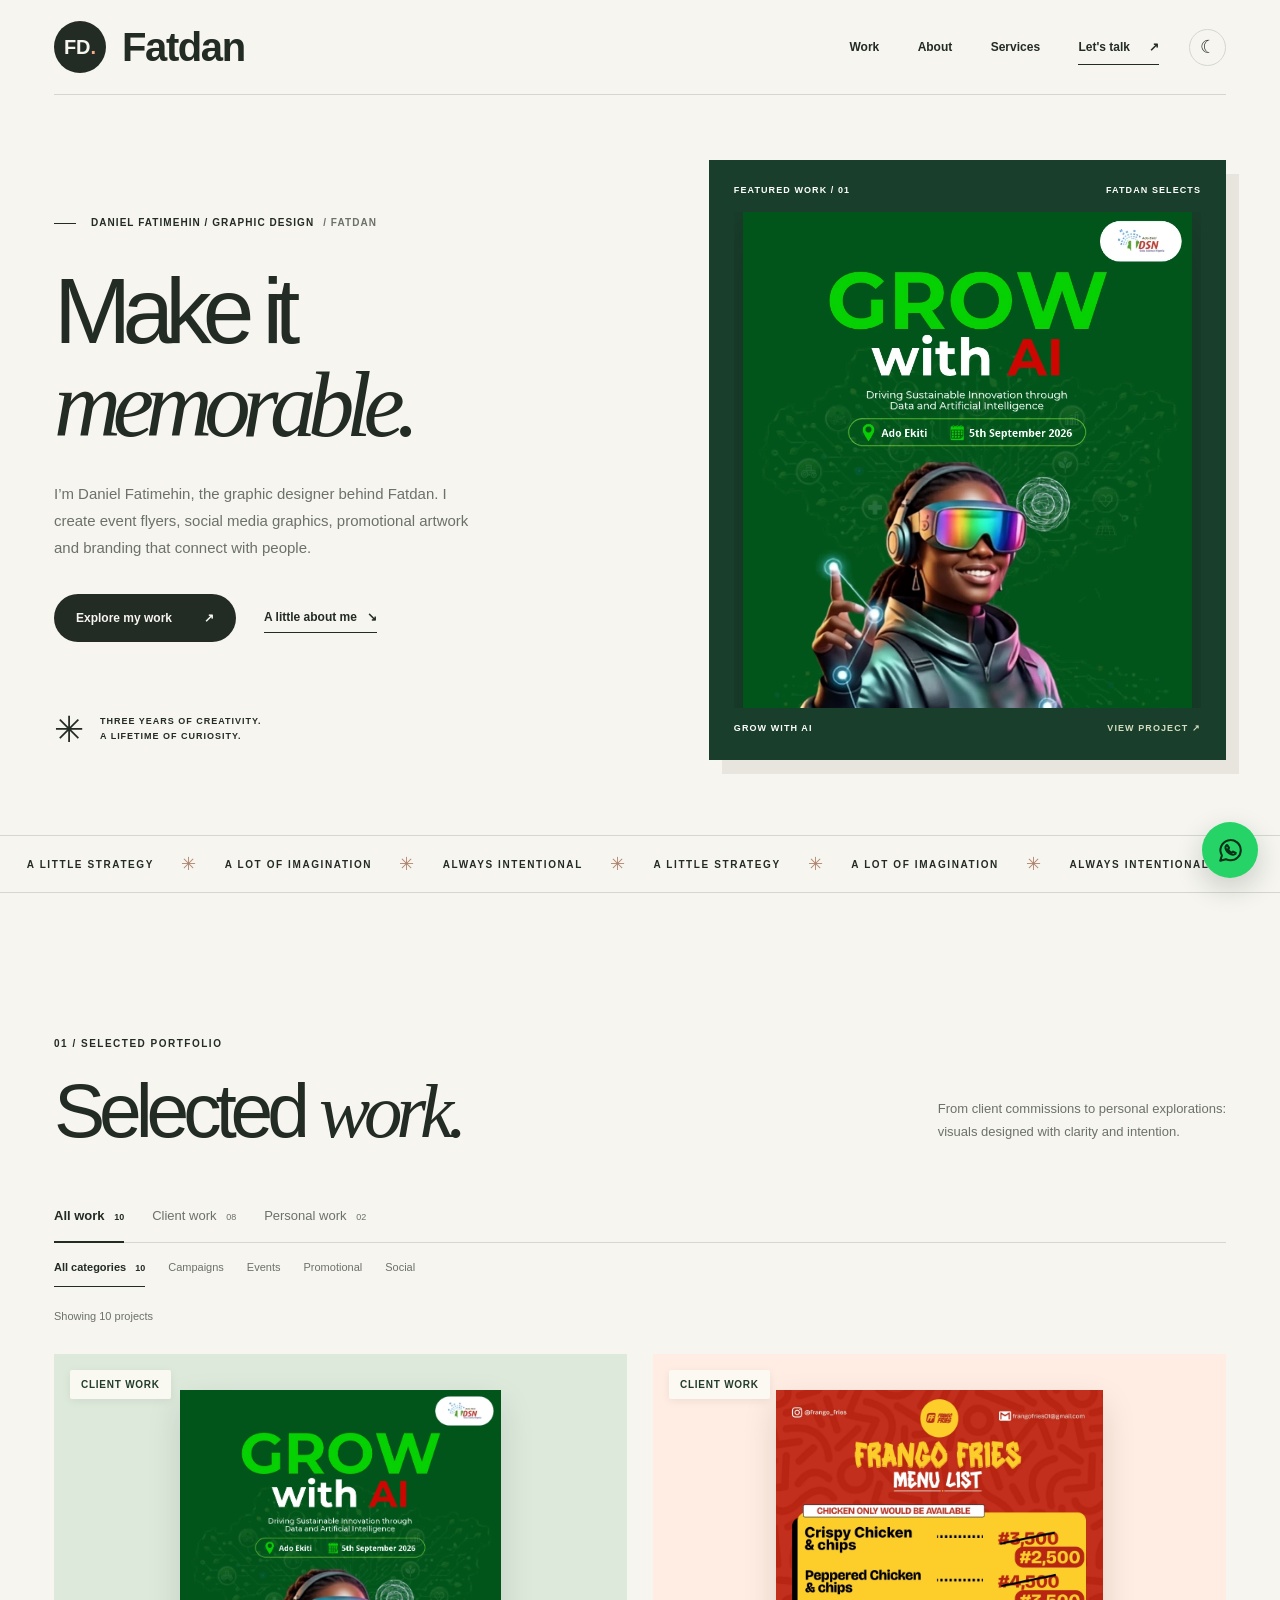
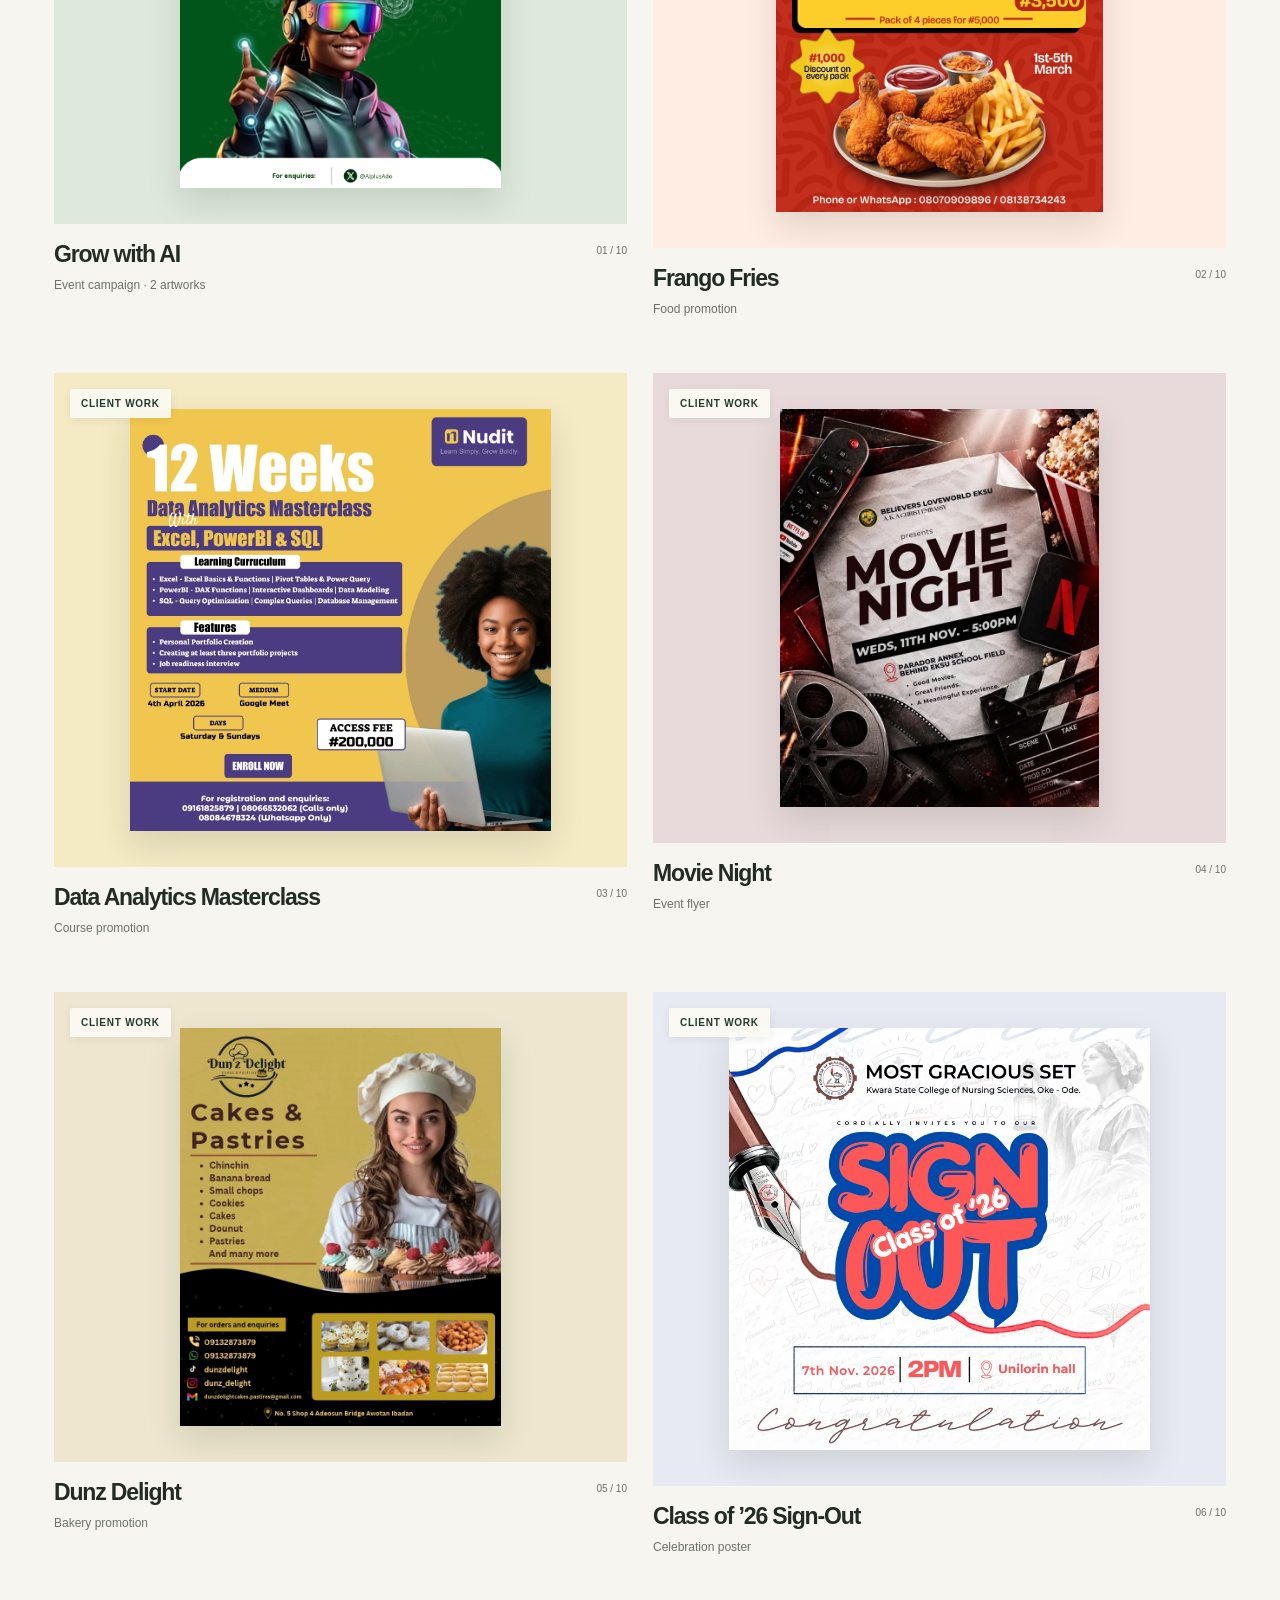
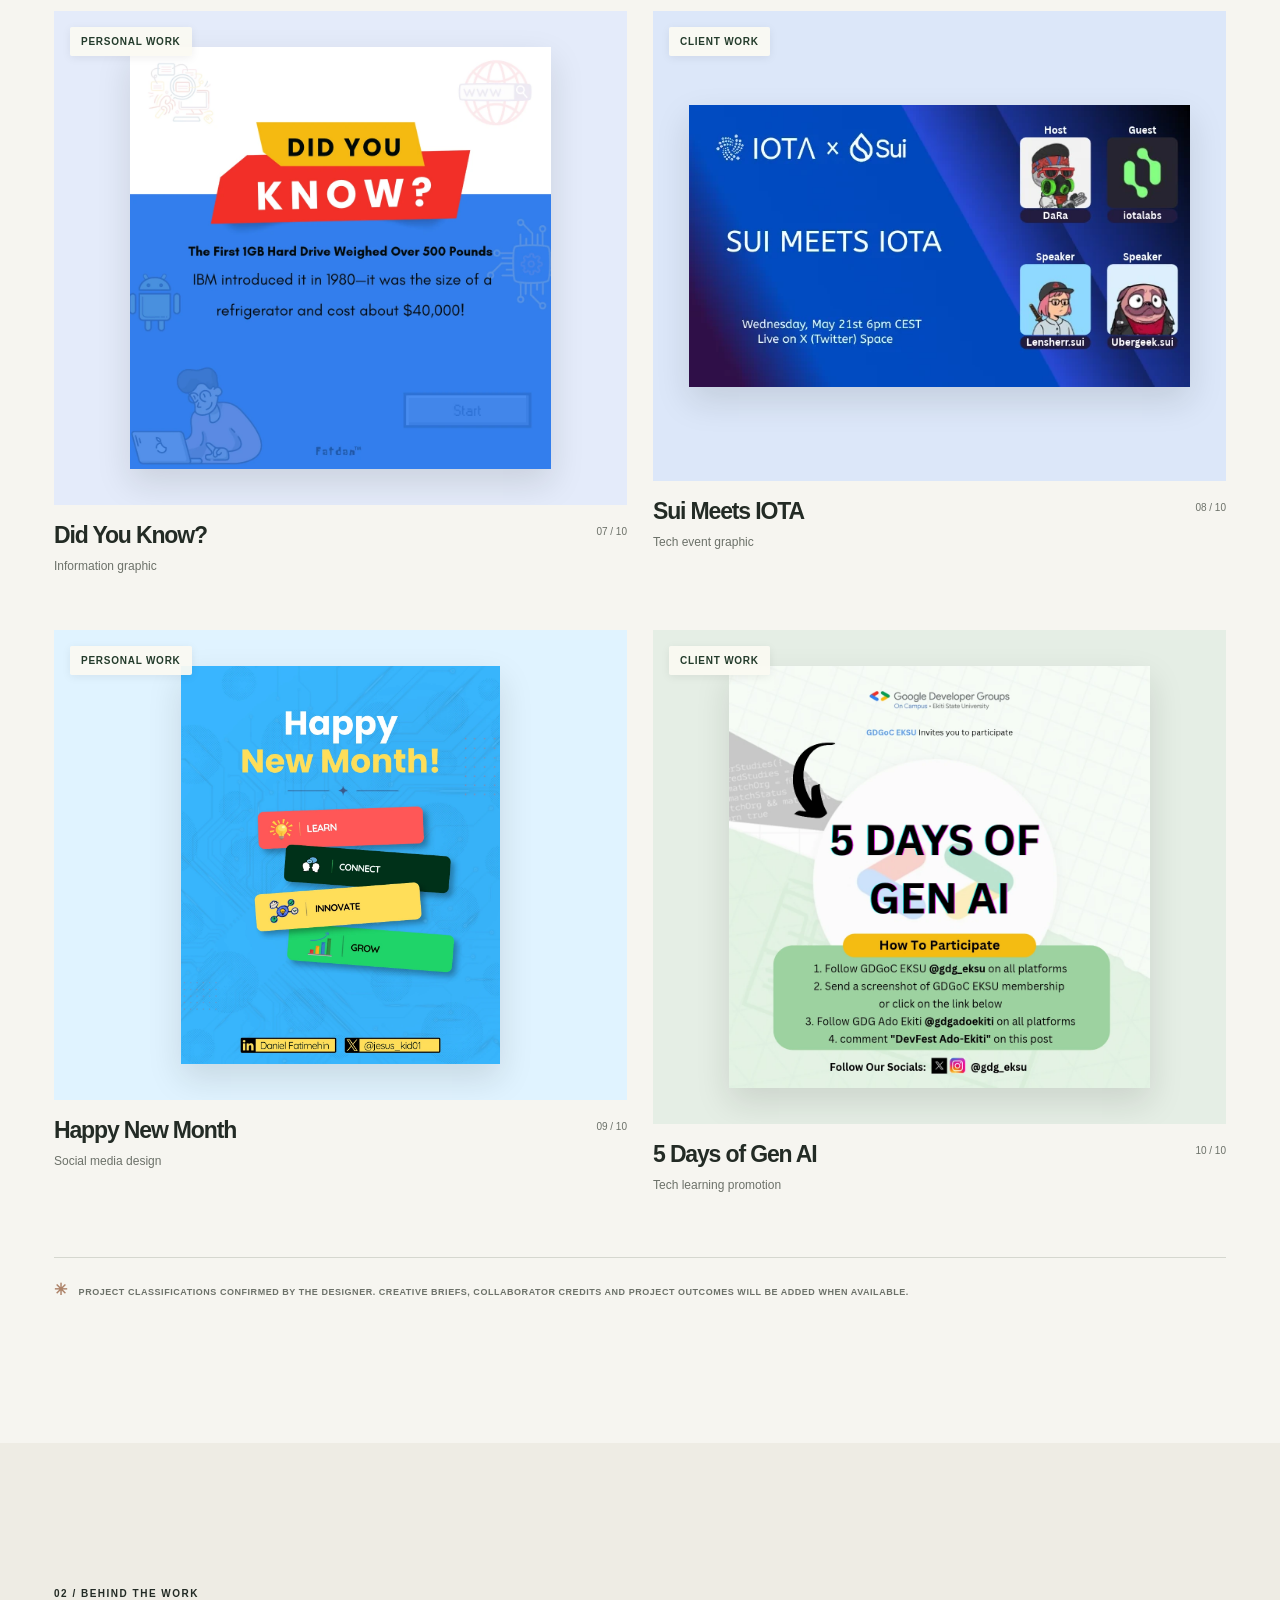
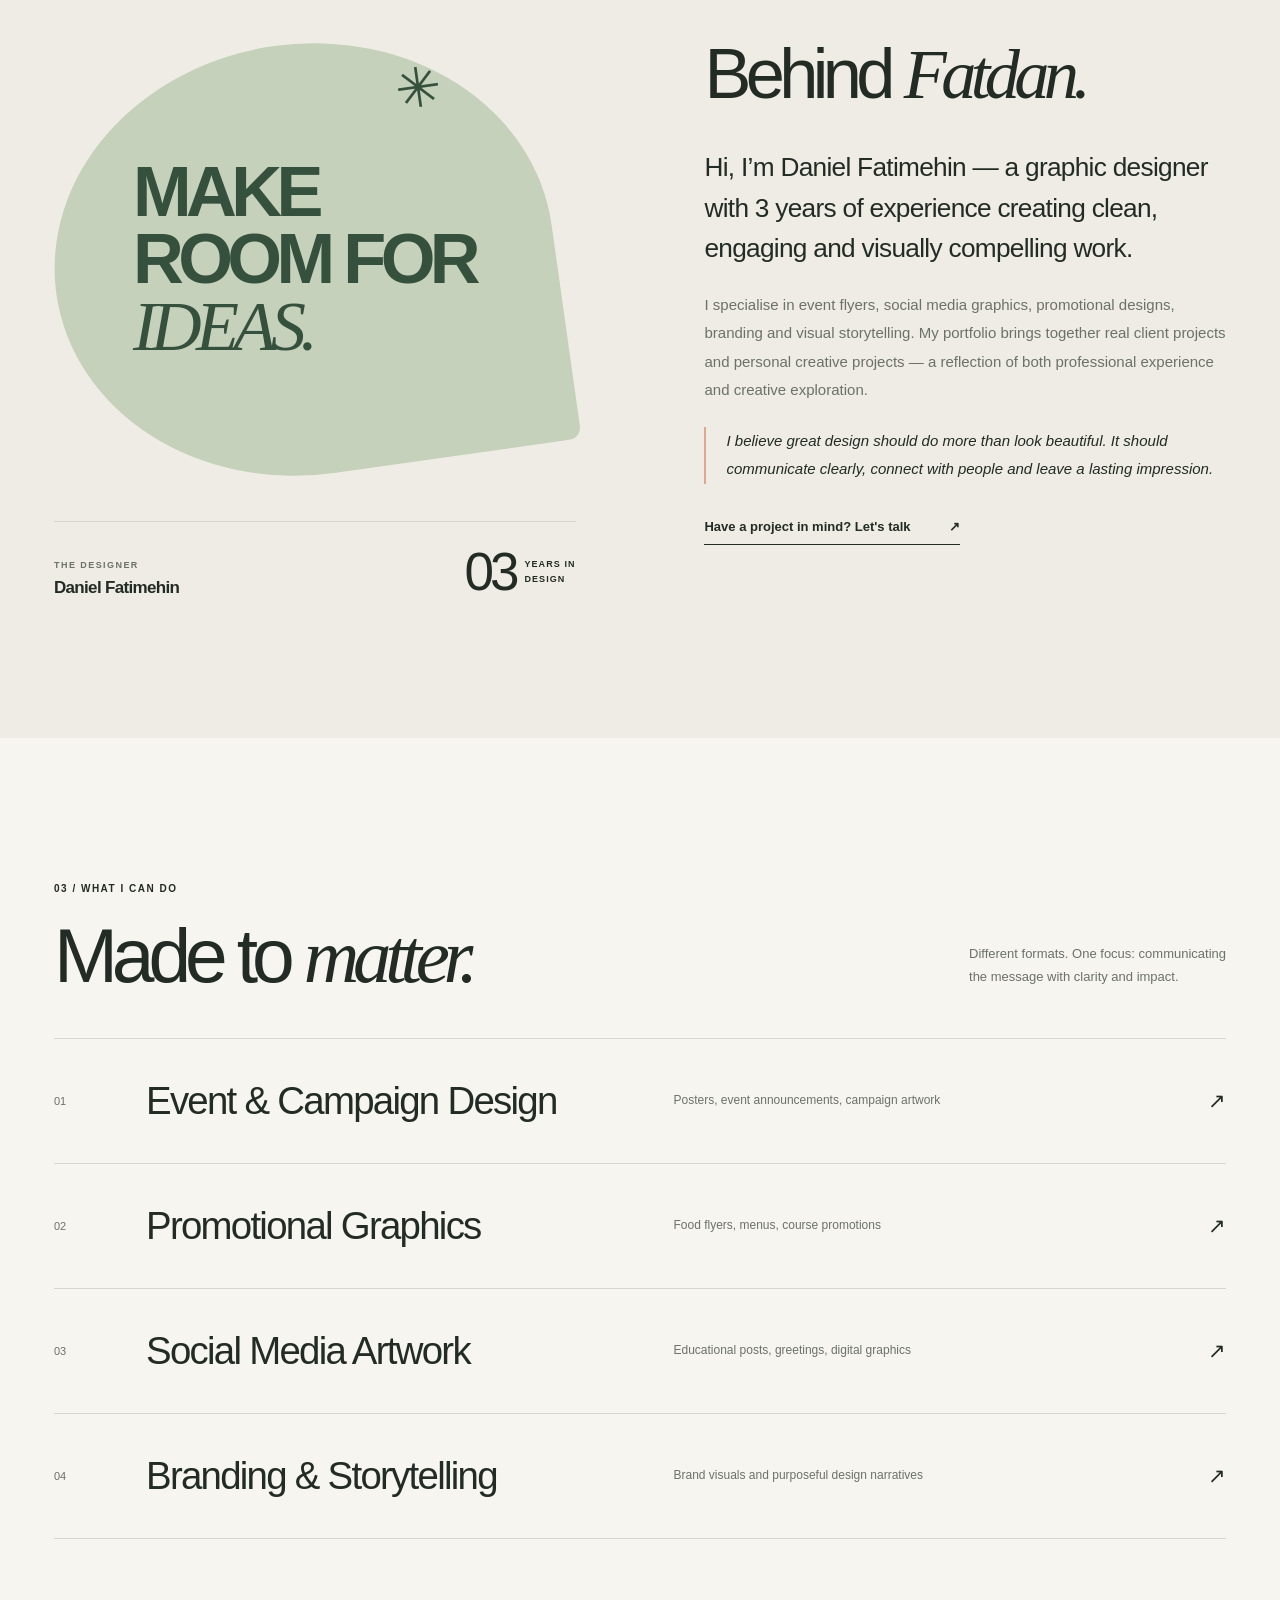
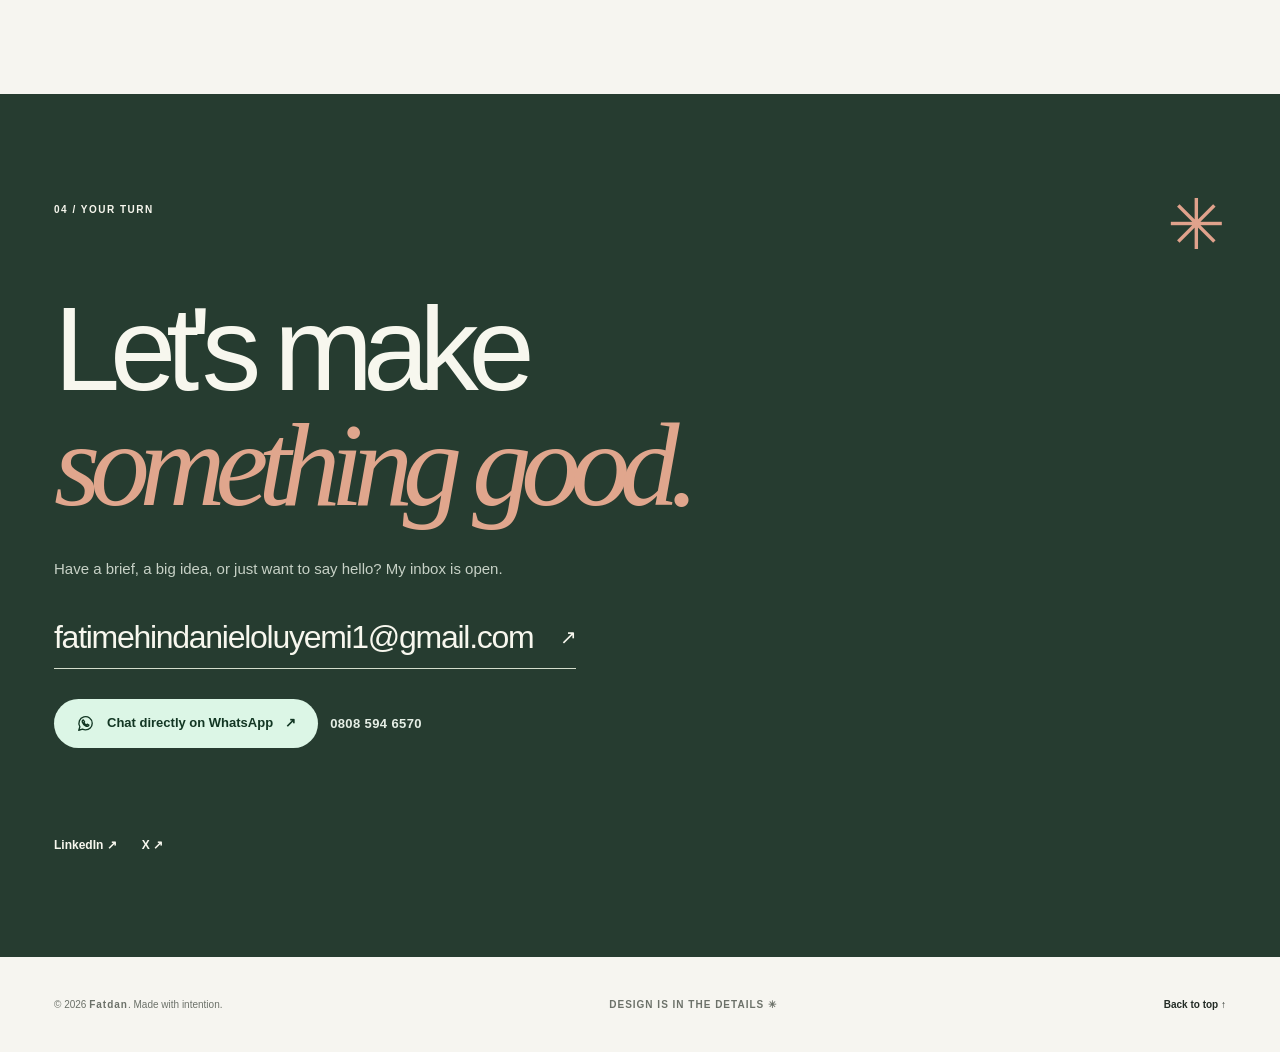
<file: index.html>
<!doctype html>
<html lang="en">
<head>
  <meta charset="utf-8" />
  <meta name="viewport" content="width=device-width, initial-scale=1" />
  <meta name="description" content="Meet Daniel Fatimehin, the designer behind Fatdan. Three years of creative work in event flyers, branding, promotional graphics and visual storytelling." />
  <meta name="theme-color" content="#f6f5f0" />
  <meta property="og:title" content="Fatdan — Graphic Design Portfolio" />
  <meta property="og:description" content="Explore design work by Daniel Fatimehin (Fatdan): client and personal projects spanning event flyers, branding and social media artwork." />
  <meta property="og:type" content="website" />
  <link rel="icon" href="assets/favicon.svg" type="image/svg+xml" />
  <link rel="stylesheet" href="assets/styles.css" />
  <title>Fatdan — Graphic Design Portfolio</title>
  <script defer src="assets/content.js"></script>
  <script defer src="assets/app.js"></script>
</head>
<body data-page="home">
  <a class="skip-link" href="#main">Skip to content</a>
  <header class="site-header" id="top">
    <div class="shell header-inner">
      <a class="brand" href="index.html" aria-label="Fatdan, home"><span class="brand-mark">FD<span class="dot">.</span></span><span class="brand-full" data-site-name>Fatdan</span></a>
      <nav class="main-nav" id="main-nav" aria-label="Main navigation">
        <a href="#work">Work</a><a href="#about">About</a><a href="#services">Services</a><a class="nav-contact" href="#contact">Let's talk <span aria-hidden="true">↗</span></a>
      </nav>
      <div class="header-actions"><button class="theme-toggle" aria-label="Toggle dark mode" title="Toggle dark mode" type="button"><span class="theme-icon">☾</span></button><button class="menu-toggle" type="button" aria-label="Open menu" aria-controls="main-nav" aria-expanded="false"><span></span><span></span></button></div>
    </div>
  </header>
  <main id="main">
    <section class="hero shell" aria-labelledby="hero-title">
      <div class="hero-content">
        <div class="eyebrow"><span class="eyebrow-line"></span> DANIEL FATIMEHIN / GRAPHIC DESIGN <span class="muted-eyebrow">/ FATDAN</span></div>
        <h1 id="hero-title">Make it<br /><em>memorable.</em></h1>
        <p class="hero-description" data-hero-description>Fatdan — visual ideas with purpose, presence, and personality. Explore the portfolio as the collection takes shape.</p>
        <div class="hero-actions"><a class="pill primary" href="#work">Explore my work <span aria-hidden="true">↗</span></a><a class="text-link" href="#about">A little about me <span aria-hidden="true">↘</span></a></div>
        <div class="hero-note"><span class="asterisk">✳</span><span>THREE YEARS OF CREATIVITY.<br />A LIFETIME OF CURIOSITY.</span></div>
      </div>
      <a class="hero-art hero-art-real" href="project.html?slug=grow-with-ai" aria-label="Explore the featured Grow with AI project">
        <div class="hero-feature-top"><span>FEATURED WORK / 01</span><span>FATDAN SELECTS</span></div>
        <div class="hero-feature-image"><img src="assets/projects/grow-with-ai.webp" alt="Grow with AI event design with a futuristic illustrated character" width="825" height="1024" fetchpriority="high" /></div>
        <div class="hero-feature-bottom"><span>GROW WITH AI</span><span>VIEW PROJECT ↗</span></div>
      </a>
    </section>
    <div class="ticker" aria-hidden="true"><div class="ticker-inner">A LITTLE STRATEGY <b>✳</b> A LOT OF IMAGINATION <b>✳</b> ALWAYS INTENTIONAL <b>✳</b> A LITTLE STRATEGY <b>✳</b> A LOT OF IMAGINATION <b>✳</b> ALWAYS INTENTIONAL <b>✳</b></div></div>
    <section class="work-section shell section" id="work" aria-labelledby="work-title">
      <div class="section-head"><div><span class="kicker">01 / SELECTED PORTFOLIO</span><h2 id="work-title">Selected <em>work.</em></h2></div><p>From client commissions to personal explorations:<br />visuals designed with clarity and intention.</p></div>
      <div class="work-filters">
        <div class="filter-row work-type-filter" role="group" aria-label="Filter by project type"><button type="button" class="filter-button is-active" data-work-filter="All" aria-pressed="true">All work <span>10</span></button><button type="button" class="filter-button" data-work-filter="Client Work" aria-pressed="false">Client work <span>08</span></button><button type="button" class="filter-button" data-work-filter="Personal Work" aria-pressed="false">Personal work <span>02</span></button></div>
        <div class="filter-row category-filter" role="group" aria-label="Filter by design category"><button type="button" class="filter-button is-active" data-filter="All" aria-pressed="true">All categories <span>10</span></button><button type="button" class="filter-button" data-filter="Campaigns" aria-pressed="false">Campaigns</button><button type="button" class="filter-button" data-filter="Events" aria-pressed="false">Events</button><button type="button" class="filter-button" data-filter="Promotional" aria-pressed="false">Promotional</button><button type="button" class="filter-button" data-filter="Social" aria-pressed="false">Social</button></div>
      </div>
      <p class="filter-status" id="work-filter-status" role="status" aria-live="polite">Showing 10 projects</p>
      <div class="work-grid" id="work-grid"></div>
      <p class="work-empty" id="work-empty" hidden>No projects match this combination. Try another filter.</p>
      <div class="work-disclaimer"><span class="small-star">✳</span> PROJECT CLASSIFICATIONS CONFIRMED BY THE DESIGNER. CREATIVE BRIEFS, COLLABORATOR CREDITS AND PROJECT OUTCOMES WILL BE ADDED WHEN AVAILABLE.</div>
    </section>
    <section class="about-band section" id="about" aria-labelledby="about-title">
      <div class="shell about-grid">
        <div class="about-left">
          <span class="kicker">02 / BEHIND THE WORK</span>
          <div class="about-shape" aria-hidden="true"><span class="about-spark">✳</span><span>MAKE<br />ROOM FOR<br /><i>IDEAS.</i></span></div>
          <div class="about-credentials"><div><span class="credential-label">THE DESIGNER</span><strong data-designer-name>Daniel Fatimehin</strong></div><div class="experience"><strong data-experience>03</strong><span>YEARS IN<br />DESIGN</span></div></div>
        </div>
        <div class="about-right">
          <h2 id="about-title">Behind <em>Fatdan.</em></h2>
          <p class="about-lead" data-about-lead>Hi, I’m Daniel Fatimehin — a graphic designer with three years of experience.</p>
          <p data-about-body>I design event flyers, social media graphics, promotional pieces, and branding.</p>
          <p class="about-philosophy" data-about-philosophy>Great design communicates clearly, connects with people, and leaves an impression.</p>
          <a class="underline-link" href="#contact">Have a project in mind? Let's talk <span aria-hidden="true">↗</span></a>
        </div>
      </div>
    </section>
    <section class="services-section shell section" id="services" aria-labelledby="services-title"><div class="section-head"><div><span class="kicker">03 / WHAT I CAN DO</span><h2 id="services-title">Made to <em>matter.</em></h2></div><p>Different formats. One focus: communicating<br />the message with clarity and impact.</p></div><div class="services-list"><div class="service-row"><span class="service-no">01</span><h3>Event & Campaign Design</h3><p>Posters, event announcements, campaign artwork</p><span class="service-arrow">↗</span></div><div class="service-row"><span class="service-no">02</span><h3>Promotional Graphics</h3><p>Food flyers, menus, course promotions</p><span class="service-arrow">↗</span></div><div class="service-row"><span class="service-no">03</span><h3>Social Media Artwork</h3><p>Educational posts, greetings, digital graphics</p><span class="service-arrow">↗</span></div><div class="service-row"><span class="service-no">04</span><h3>Branding &amp; Storytelling</h3><p>Brand visuals and purposeful design narratives</p><span class="service-arrow">↗</span></div></div></section>
    <section class="contact-section" id="contact" aria-labelledby="contact-title"><div class="shell contact-inner"><div class="contact-top"><span class="kicker">04 / YOUR TURN</span><span class="contact-symbol" aria-hidden="true">✳</span></div><h2 id="contact-title">Let's make<br /><em>something good.</em></h2><p>Have a brief, a big idea, or just want to say hello? My inbox is open.</p><a class="contact-mail" data-email-link href="mailto:fatimehindanieloluyemi1@gmail.com?subject=Design%20project%20inquiry">fatimehindanieloluyemi1@gmail.com <span aria-hidden="true">↗</span></a><div class="whatsapp-contact"><a class="whatsapp-cta" data-whatsapp-link href="https://wa.me/2348085946570?text=Hello%20Fatdan%21%20I%20saw%20your%20portfolio%20and%20would%20like%20to%20discuss%20a%20design%20project." target="_blank" rel="noopener noreferrer"><svg aria-hidden="true" viewBox="0 0 24 24" fill="none" stroke="currentColor" stroke-width="1.7" stroke-linecap="round" stroke-linejoin="round"><path d="M20.5 11.7a8.4 8.4 0 0 1-8.5 8.4 8.6 8.6 0 0 1-3.8-.9L3.5 20.5l1.4-4.4a8.4 8.4 0 1 1 15.6-4.4Z"/><path d="M8.3 8.2c-.5.6-.7 1.1-.4 2 .6 1.8 2.1 3.7 4.1 4.7 1.6.8 2.4.7 3.3.3.5-.2 1-.8 1-1.2l-2.2-1.1-1.1 1c-1.3-.6-2.3-1.6-3-3l.8-1.1-1.4-2.2c-.4-.2-.8 0-1.1.6Z"/></svg> Chat directly on WhatsApp <span aria-hidden="true">↗</span></a><span class="whatsapp-number">0808 594 6570</span></div><div class="contact-socials"><a data-linkedin-link href="https://www.linkedin.com/in/daniel-fatimehin/" target="_blank" rel="noopener noreferrer">LinkedIn ↗</a><a data-x-link href="https://x.com/jesus_kid01" target="_blank" rel="noopener noreferrer">X ↗</a></div></div></section>
  </main>
  <footer class="site-footer"><div class="shell footer-inner"><span>© <span data-year>2026</span> <span data-site-name>Fatdan</span>. Made with intention.</span><span>DESIGN IS IN THE DETAILS ✳</span><a href="#top">Back to top ↑</a></div></footer>
<a class="whatsapp-float" data-whatsapp-link href="https://wa.me/2348085946570?text=Hello%20Fatdan%21%20I%20saw%20your%20portfolio%20and%20would%20like%20to%20discuss%20a%20design%20project." target="_blank" rel="noopener noreferrer" aria-label="Chat with Fatdan on WhatsApp" title="Chat on WhatsApp"><svg aria-hidden="true" viewBox="0 0 24 24" fill="none" stroke="currentColor" stroke-width="1.7" stroke-linecap="round" stroke-linejoin="round"><path d="M20.5 11.7a8.4 8.4 0 0 1-8.5 8.4 8.6 8.6 0 0 1-3.8-.9L3.5 20.5l1.4-4.4a8.4 8.4 0 1 1 15.6-4.4Z"/><path d="M8.3 8.2c-.5.6-.7 1.1-.4 2 .6 1.8 2.1 3.7 4.1 4.7 1.6.8 2.4.7 3.3.3.5-.2 1-.8 1-1.2l-2.2-1.1-1.1 1c-1.3-.6-2.3-1.6-3-3l.8-1.1-1.4-2.2c-.4-.2-.8 0-1.1.6Z"/></svg></a>
</body>
</html>
</file>
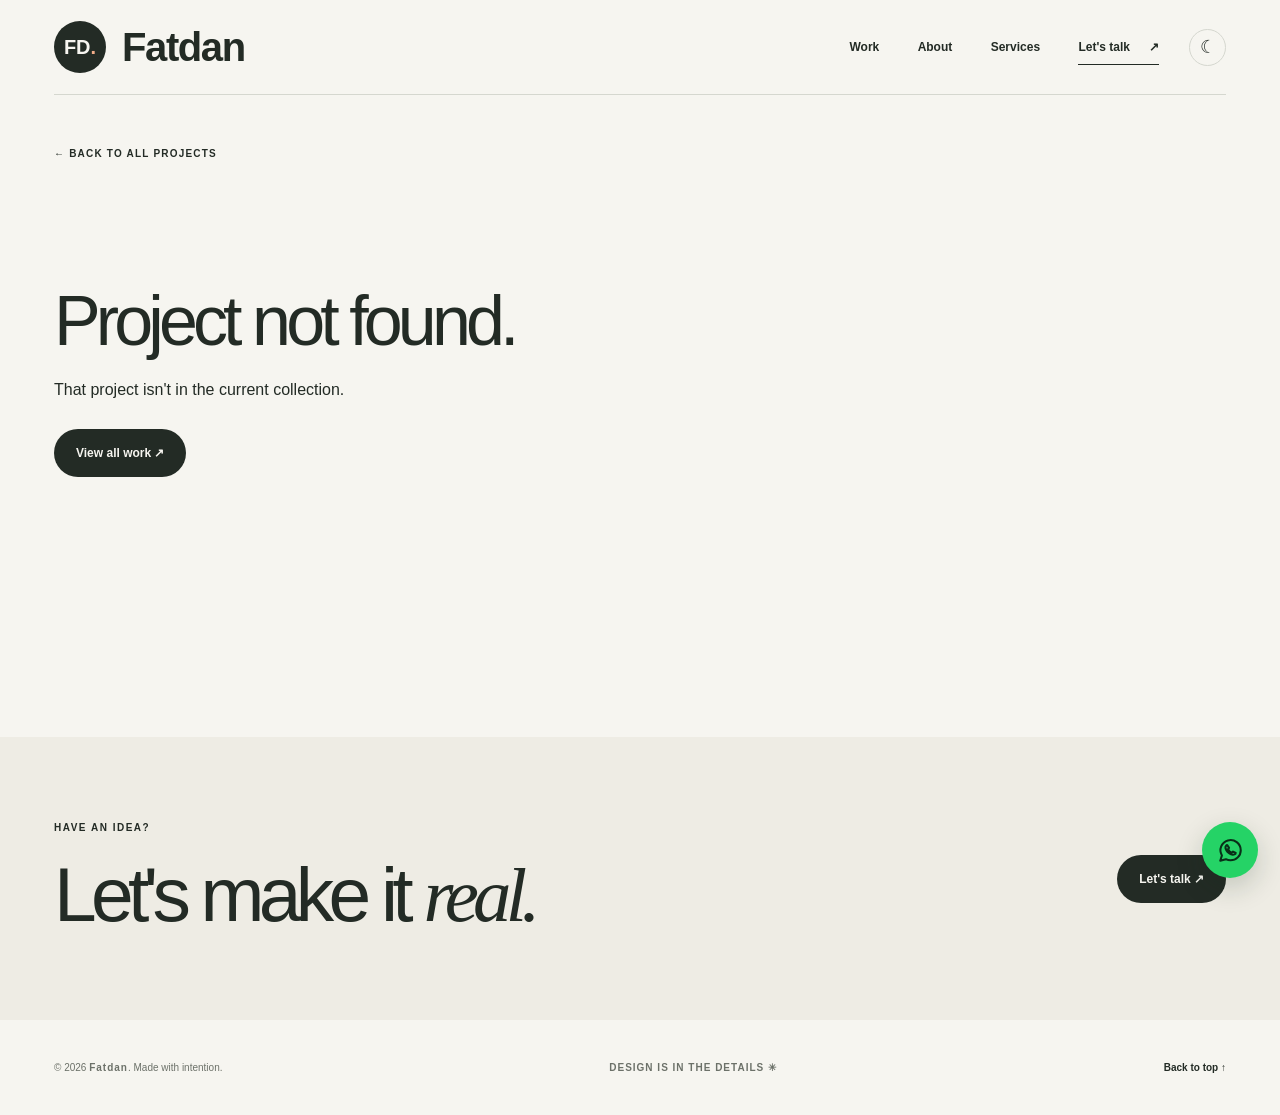
<file: project.html>
<!doctype html>
<html lang="en">
<head>
<meta charset="utf-8" /><meta name="viewport" content="width=device-width, initial-scale=1" />
<meta name="description" content="Selected graphic design work by Fatdan, featuring full-size artwork and visual design notes." />
<meta name="theme-color" content="#f6f5f0" /><link rel="icon" href="assets/favicon.svg" type="image/svg+xml" /><link rel="stylesheet" href="assets/styles.css" />
<title>Case Study — Fatdan</title><script defer src="assets/content.js"></script><script defer src="assets/app.js"></script>
</head>
<body data-page="project">
<a class="skip-link" href="#main">Skip to content</a>
<header class="site-header" id="top"><div class="shell header-inner"><a class="brand" href="index.html" aria-label="Fatdan, home"><span class="brand-mark">FD<span class="dot">.</span></span><span class="brand-full" data-site-name>Fatdan</span></a><nav class="main-nav" id="main-nav" aria-label="Main navigation"><a href="index.html#work">Work</a><a href="index.html#about">About</a><a href="index.html#services">Services</a><a class="nav-contact" href="index.html#contact">Let's talk <span aria-hidden="true">↗</span></a></nav><div class="header-actions"><button class="theme-toggle" aria-label="Toggle dark mode" title="Toggle dark mode" type="button"><span class="theme-icon">☾</span></button><button class="menu-toggle" type="button" aria-label="Open menu" aria-controls="main-nav" aria-expanded="false"><span></span><span></span></button></div></div></header>
<main id="main" class="shell case-shell"><a class="back-link" href="index.html#work">← BACK TO ALL PROJECTS</a><div id="case-study"></div></main>
<section class="case-contact"><div class="shell case-contact-inner"><div><span class="kicker">HAVE AN IDEA?</span><h2>Let's make it <em>real.</em></h2></div><a class="pill primary" href="index.html#contact">Let's talk ↗</a></div></section>
<footer class="site-footer"><div class="shell footer-inner"><span>© <span data-year>2026</span> <span data-site-name>Fatdan</span>. Made with intention.</span><span>DESIGN IS IN THE DETAILS ✳</span><a href="#top">Back to top ↑</a></div></footer>
<a class="whatsapp-float" data-whatsapp-link href="https://wa.me/2348085946570?text=Hello%20Fatdan%21%20I%20saw%20your%20portfolio%20and%20would%20like%20to%20discuss%20a%20design%20project." target="_blank" rel="noopener noreferrer" aria-label="Chat with Fatdan on WhatsApp" title="Chat on WhatsApp"><svg aria-hidden="true" viewBox="0 0 24 24" fill="none" stroke="currentColor" stroke-width="1.7" stroke-linecap="round" stroke-linejoin="round"><path d="M20.5 11.7a8.4 8.4 0 0 1-8.5 8.4 8.6 8.6 0 0 1-3.8-.9L3.5 20.5l1.4-4.4a8.4 8.4 0 1 1 15.6-4.4Z"/><path d="M8.3 8.2c-.5.6-.7 1.1-.4 2 .6 1.8 2.1 3.7 4.1 4.7 1.6.8 2.4.7 3.3.3.5-.2 1-.8 1-1.2l-2.2-1.1-1.1 1c-1.3-.6-2.3-1.6-3-3l.8-1.1-1.4-2.2c-.4-.2-.8 0-1.1.6Z"/></svg></a>
</body>
</html>
</file>
<file: assets/styles.css>
@charset "UTF-8";
:root {
  --bg: #f6f5f0;
  --surface: #eeece4;
  --ink: #232b25;
  --subtle: #6c7169;
  --line: #d5d7cf;
  --dark: #23382e;
  --accent: #e1a78c;
  --mint: #dce1d2;
  --white: #fffefa;
  --shell: 1300px;
}
:root[data-theme="dark"] {
  --bg: #1e2521;
  --surface: #2a322b;
  --ink: #f7f6ef;
  --subtle: #bbbfb4;
  --line: #4b544c;
  --dark: #e0e8d9;
  --accent: #e1a78c;
  --mint: #3c483f;
  --white: #2a322b;
}
*,
*::before,
*::after {
  box-sizing: border-box;
}
html {
  scroll-behavior: smooth;
  scroll-padding-top: 90px;
}
body {
  margin: 0;
  background: var(--bg);
  color: var(--ink);
  font-family: "Helvetica Neue", Arial, sans-serif;
  -webkit-font-smoothing: antialiased;
}
button,
input {
  font: inherit;
}
a {
  color: inherit;
  text-decoration: none;
}
button {
  color: inherit;
  cursor: pointer;
}
img {
  display: block;
  max-width: 100%;
}
[hidden] {
  display: none !important;
}
::selection {
  background: #e5ad91;
  color: #1c2821;
}
:focus-visible {
  outline: 2px solid #b5785c;
  outline-offset: 4px;
}
.shell {
  width: min(calc(100% - 108px), var(--shell));
  margin-inline: auto;
}
.skip-link {
  position: fixed;
  top: -100px;
  left: 20px;
  z-index: 100;
  background: var(--ink);
  color: var(--bg);
  padding: 12px 16px;
}
.skip-link:focus {
  top: 15px;
}
h1,
h2,
h3,
p {
  margin: 0;
}
em {
  font-family: Georgia, "Times New Roman", serif;
  font-weight: 400;
}
.site-header {
  z-index: 30;
  position: relative;
  background: var(--bg);
}
.header-inner {
  height: 95px;
  display: flex;
  align-items: center;
  justify-content: space-between;
  border-bottom: 1px solid var(--line);
  gap: 30px;
}
.brand {
  display: inline-flex;
  align-items: center;
  gap: 16px;
  font-size: 40px;
  letter-spacing: -0.035em;
  font-weight: 700;
  flex-shrink: 0;
}
.brand-mark {
  width: 52px;
  height: 52px;
  display: flex;
  align-items: center;
  justify-content: center;
  background: var(--ink);
  border-radius: 50%;
  color: var(--bg);
  font-size: 20px;
  font-weight: 800;
  letter-spacing: 0;
  padding: 0;
  line-height: 1;
  text-align: center;
}
.brand-mark .dot {
  color: #f2ad89;
}
.main-nav {
  display: flex;
  align-items: center;
  gap: clamp(20px, 3vw, 44px);
  margin-left: auto;
}
.main-nav a {
  font-size: 12px;
  font-weight: 600;
  transition: opacity 0.2s;
}
.main-nav a:hover {
  opacity: 0.6;
}
.main-nav .nav-contact {
  display: inline-flex;
  align-items: center;
  gap: 19px;
  border-bottom: 1px solid var(--ink);
  padding: 10px 0;
}
.header-actions {
  display: flex;
  gap: 14px;
  align-items: center;
}
.theme-toggle {
  border: 1px solid var(--line);
  width: 37px;
  height: 37px;
  background: transparent;
  border-radius: 50%;
  display: grid;
  place-items: center;
  font-size: 18px;
  transition: background 0.25s;
}
.theme-toggle:hover {
  background: var(--surface);
}
.menu-toggle {
  display: none;
  border: 0;
  background: none;
  width: 38px;
  height: 38px;
  padding: 9px 6px;
  flex-direction: column;
  align-items: center;
  justify-content: center;
  gap: 6px;
}
.menu-toggle span {
  width: 22px;
  border-top: 1.5px solid var(--ink);
}
.hero {
  display: grid;
  grid-template-columns: 1.06fr 0.94fr;
  gap: clamp(35px, 5.6vw, 100px);
  align-items: center;
  min-height: 690px;
  padding-top: 65px;
  padding-bottom: 75px;
}
.hero-content {
  align-self: stretch;
  display: flex;
  flex-direction: column;
  align-items: flex-start;
  justify-content: center;
  position: relative;
  padding-bottom: 64px;
}
.eyebrow {
  display: flex;
  align-items: center;
  flex-wrap: wrap;
  gap: 9px;
  font-size: 10px;
  font-weight: 700;
  letter-spacing: 0.105em;
  line-height: 1.8;
  white-space: nowrap;
}
.eyebrow-line {
  width: 22px;
  height: 1px;
  background: var(--ink);
  margin-right: 6px;
}
.muted-eyebrow {
  color: var(--subtle);
}
.hero h1 {
  font-size: clamp(66px, 7.25vw, 122px);
  line-height: 0.995;
  letter-spacing: -0.095em;
  font-weight: 500;
  margin-top: 33px;
  white-space: nowrap;
}
.hero h1 em {
  letter-spacing: -0.09em;
}
.hero-description {
  font-size: clamp(14px, 1.17vw, 17px);
  line-height: 1.8;
  color: var(--subtle);
  max-width: 420px;
  margin-top: 30px;
}
.hero-actions {
  margin-top: 32px;
  display: flex;
  gap: 28px;
  align-items: center;
  flex-wrap: wrap;
}
.pill {
  min-height: 48px;
  display: inline-flex;
  gap: 32px;
  align-items: center;
  justify-content: space-between;
  border-radius: 50px;
  padding: 0 22px;
  font-size: 12px;
  font-weight: 700;
  transition:
    transform 0.23s,
    opacity 0.23s,
    background 0.23s;
}
.pill:hover {
  transform: translateY(-3px);
}
.primary {
  background: var(--ink);
  color: var(--bg);
}
.pill.primary:hover {
  opacity: 0.87;
}
.text-link {
  font-size: 12px;
  font-weight: 700;
  display: inline-flex;
  gap: 10px;
  align-items: center;
  border-bottom: 1px solid var(--ink);
  padding: 8px 0;
}
.hero-note {
  position: absolute;
  bottom: 0;
  left: 0;
  display: flex;
  align-items: center;
  gap: 15px;
  font-size: 9px;
  letter-spacing: 0.11em;
  line-height: 1.7;
  font-weight: 700;
}
.asterisk {
  font-size: 36px;
  font-weight: 300;
}
.hero-art {
  height: min(600px, 48vw);
  min-height: 490px;
  position: relative;
  overflow: visible;
  isolation: isolate;
  background: #d8d7cb;
  color: #254432;
  padding: 32px;
  box-shadow: 13px 14px 0 #e7e5dd;
}
.hero-art-top,
.hero-art-bottom {
  position: relative;
  z-index: 3;
  display: flex;
  align-items: flex-start;
  justify-content: space-between;
  font-size: 9px;
  font-weight: 800;
  line-height: 1.5;
  letter-spacing: 0.045em;
}
.hero-orbit {
  position: absolute;
  z-index: 1;
  width: 70%;
  aspect-ratio: 1;
  border-radius: 50%;
  right: -12%;
  top: 16%;
  background: #f2aa88;
  display: grid;
  place-items: center;
  overflow: hidden;
}
.orbit-inner {
  width: 57%;
  aspect-ratio: 1;
  background: #cf755d;
  border-radius: 50%;
  box-shadow: 20px -16px 0 #e59273;
}
.hero-art-title {
  position: absolute;
  z-index: 2;
  left: 9%;
  top: 25%;
  font-weight: 900;
  font-size: clamp(68px, 7.8vw, 126px);
  letter-spacing: -0.1em;
  line-height: 0.78;
}
.hero-art-title i {
  font-family: Georgia, serif;
  font-weight: 400;
  font-size: 0.74em;
}
.hero-art-title .period {
  color: #b36e52;
}
.hero-art-bottom {
  position: absolute;
  bottom: 28px;
  left: 32px;
  right: 32px;
  align-items: flex-end;
}
.art-cross {
  font-size: 52px;
  font-weight: 300;
  line-height: 0.7;
}
.floating-stamp {
  position: absolute;
  z-index: 4;
  bottom: 19%;
  right: -30px;
  background: #263e32;
  color: #f1f3e6;
  width: 132px;
  height: 132px;
  border-radius: 50%;
  display: flex;
  flex-direction: column;
  align-items: flex-start;
  justify-content: center;
  padding-left: 23px;
  font-size: 9px;
  font-weight: 700;
  line-height: 1.5;
  letter-spacing: 0.04em;
  transform: rotate(-14deg);
}
.floating-stamp span {
  font-size: 25px;
}
.ticker {
  overflow: hidden;
  border-top: 1px solid var(--line);
  border-bottom: 1px solid var(--line);
  padding: 17px 0;
}
.ticker-inner {
  display: flex;
  gap: 27px;
  align-items: center;
  justify-content: center;
  white-space: nowrap;
  font-size: 10px;
  font-weight: 800;
  letter-spacing: 0.16em;
}
.ticker-inner b {
  font-size: 18px;
  color: #af836b;
  font-weight: 400;
}
.section {
  padding-top: 140px;
  padding-bottom: 140px;
}
.section-head {
  display: flex;
  justify-content: space-between;
  align-items: end;
  gap: 36px;
  margin-bottom: 40px;
}
.kicker {
  display: inline-block;
  font-size: 10px;
  font-weight: 800;
  letter-spacing: 0.15em;
}
.section-head h2 {
  font-size: clamp(57px, 6vw, 90px);
  letter-spacing: -0.08em;
  line-height: 1.05;
  font-weight: 500;
  margin-top: 19px;
}
.section-head p {
  color: var(--subtle);
  font-size: 13px;
  line-height: 1.8;
  padding-bottom: 9px;
}
.filter-row {
  border-bottom: 1px solid var(--line);
  margin-bottom: 38px;
  display: flex;
  align-items: center;
  flex-wrap: wrap;
  gap: 9px 28px;
}
.filter-button {
  position: relative;
  border: 0;
  background: none;
  font-size: 12px;
  padding: 15px 0 19px;
  color: var(--subtle);
}
.filter-button.is-active {
  font-weight: 700;
  color: var(--ink);
}
.filter-button.is-active::after {
  content: "";
  position: absolute;
  height: 2px;
  background: var(--ink);
  left: 0;
  right: 0;
  bottom: -1px;
}
.filter-button span {
  margin-left: 6px;
  font-size: 9px;
}
.work-grid {
  display: grid;
  grid-template-columns: repeat(2, minmax(0, 1fr));
  gap: 56px 26px;
}
.project-card {
  display: block;
  min-width: 0;
}
.project-cover {
  position: relative;
  overflow: hidden;
}
.project-cover .art {
  transition: transform 0.5s cubic-bezier(0.2, 0.75, 0.2, 1);
}
.project-card:hover .art {
  transform: scale(1.035);
}
.card-open {
  position: absolute;
  z-index: 4;
  top: 18px;
  right: 18px;
  display: grid;
  place-items: center;
  width: 42px;
  height: 42px;
  border-radius: 50%;
  background: var(--white);
  color: var(--ink);
  font-size: 22px;
  transform: translateY(-7px);
  opacity: 0;
  transition: 0.28s;
}
.project-card:hover .card-open,
.project-card:focus-visible .card-open {
  opacity: 1;
  transform: translateY(0);
}
.project-meta {
  display: flex;
  align-items: start;
  justify-content: space-between;
  gap: 20px;
  padding-top: 17px;
}
.project-meta h3 {
  font-size: 23px;
  font-weight: 600;
  letter-spacing: -0.05em;
  margin-bottom: 7px;
}
.project-meta span {
  font-size: 12px;
  color: var(--subtle);
}
.project-meta .project-number {
  padding-top: 4px;
  font-size: 10px;
}
.work-disclaimer {
  margin-top: 64px;
  border-top: 1px solid var(--line);
  padding-top: 18px;
  font-size: 9px;
  font-weight: 700;
  letter-spacing: 0.13em;
  color: var(--subtle);
  line-height: 1.7;
}
.small-star {
  font-size: 16px;
  padding-right: 8px;
  color: #ad8268;
}
.art {
  width: 100%;
  aspect-ratio: 1.23;
  position: relative;
  isolation: isolate;
  overflow: hidden;
  display: grid;
  place-items: center;
}
.art-inner {
  position: relative;
  z-index: 3;
  width: 82%;
  height: 76%;
  display: flex;
  flex-direction: column;
  justify-content: space-between;
}
.art-topline,
.art-baseline {
  font-size: clamp(8px, 0.75vw, 12px);
  letter-spacing: 0.14em;
  font-weight: 800;
}
.art-wordmark {
  font-weight: 800;
  font-size: clamp(80px, 10vw, 150px);
  line-height: 0.84;
  letter-spacing: -0.1em;
  max-width: 100%;
  overflow-wrap: anywhere;
}
.art-decoration {
  position: absolute;
  z-index: 1;
  display: block;
  pointer-events: none;
}
.art-demo {
  position: absolute;
  right: 14px;
  bottom: 14px;
  z-index: 5;
  font-size: 8px;
  font-weight: 800;
  letter-spacing: 0.11em;
  background: rgba(255, 255, 255, 0.82);
  color: #333;
  padding: 7px 9px;
}
.art--kinetic {
  color: #2d2426;
  background: #efbdb6;
}
.art--kinetic .art-wordmark {
  font-size: clamp(70px, 9vw, 130px);
}
.art--kinetic .art-decoration {
  width: 55%;
  aspect-ratio: 1;
  border: 50px solid #ad6558;
  border-radius: 50%;
  right: -12%;
  top: 15%;
  transform: rotate(-20deg);
}
.art--terra {
  color: #314533;
  background: #d8dec5;
}
.art--terra .art-wordmark {
  font-family: Georgia, serif;
  font-size: clamp(84px, 12vw, 190px);
  font-weight: 400;
  letter-spacing: -0.085em;
}
.art--terra .art-decoration {
  width: 39%;
  aspect-ratio: 0.7;
  right: 5%;
  top: 20%;
  background: #6f8a62;
  border-radius: 80% 15% 70% 15%;
  transform: rotate(36deg);
}
.art--echo {
  color: #142e79;
  background: #c6d7f2;
}
.art--echo .art-wordmark {
  font-size: clamp(88px, 13vw, 205px);
  letter-spacing: -0.1em;
}
.art--echo .art-decoration {
  width: 34%;
  aspect-ratio: 1;
  right: 10%;
  top: 18%;
  background: #e8ff8d;
  border-radius: 50%;
  box-shadow: -85px 90px 0 #8faad2;
}
.art--form {
  background: #ebd0b9;
  color: #603d31;
}
.art--form .art-wordmark {
  font-family: Georgia, serif;
  font-size: clamp(92px, 14vw, 225px);
  font-weight: 400;
  letter-spacing: -0.09em;
}
.art--form .art-decoration {
  width: 60%;
  aspect-ratio: 1;
  right: -25%;
  bottom: -37%;
  border: 60px solid #c18d70;
  border-radius: 50%;
}
.art--studio {
  color: #fae9d9;
  background: #8b2842;
}
.art--studio .art-wordmark {
  font-size: clamp(145px, 21vw, 315px);
  font-weight: 700;
}
.art--studio .art-decoration {
  width: 53%;
  aspect-ratio: 1;
  right: -7%;
  top: 5%;
  background: #c57f77;
  border-radius: 100% 0 0 0;
}
.art--common {
  color: #2f543f;
  background: #e6e5cd;
}
.art--common .art-wordmark {
  font-family: Georgia, serif;
  font-weight: 400;
  font-size: clamp(65px, 9vw, 135px);
  line-height: 0.9;
}
.art--common .art-decoration {
  width: 44%;
  aspect-ratio: 1;
  background: #e3a465;
  border-radius: 45% 55% 32% 68%;
  right: -6%;
  top: 14%;
}
.art-image {
  background: #ddd;
}
.art-image img {
  width: 100%;
  height: 100%;
  object-fit: cover;
}
.about-band {
  background: var(--surface);
}
.about-grid {
  display: grid;
  grid-template-columns: 1fr 1fr;
  gap: 11%;
  align-items: center;
}
.about-shape {
  margin-top: 43px;
  width: min(100%, 500px);
  aspect-ratio: 1.16;
  background: #c5d1ba;
  color: #35503d;
  border-radius: 50% 50% 12px 50%;
  position: relative;
  display: flex;
  align-items: center;
  justify-content: center;
  transform: rotate(-8deg);
}
.about-shape > span:last-child {
  font-weight: 850;
  font-size: clamp(39px, 5.5vw, 72px);
  line-height: 0.95;
  letter-spacing: -0.08em;
  transform: rotate(8deg);
}
.about-shape i {
  font-family: Georgia, serif;
  font-weight: 400;
}
.about-spark {
  position: absolute;
  top: 7%;
  right: 18%;
  font-size: 55px;
}
.about-right h2 {
  font-size: clamp(51px, 5.5vw, 79px);
  line-height: 1.09;
  font-weight: 500;
  letter-spacing: -0.08em;
  margin-bottom: 34px;
}
.about-right p {
  font-size: 15px;
  line-height: 1.9;
  color: var(--subtle);
  margin-bottom: 22px;
}
.about-right .about-lead {
  font-size: clamp(21px, 2.05vw, 29px);
  letter-spacing: -0.027em;
  line-height: 1.55;
  color: var(--ink);
}
.underline-link {
  display: inline-flex;
  align-items: center;
  gap: 38px;
  margin-top: 13px;
  border-bottom: 1px solid var(--ink);
  padding-bottom: 10px;
  font-size: 13px;
  font-weight: 700;
}
.services-section {
  padding-bottom: 155px;
}
.services-list {
  border-top: 1px solid var(--line);
}
.service-row {
  display: grid;
  grid-template-columns: 70px 1fr 1fr 25px;
  gap: 22px;
  align-items: center;
  min-height: 125px;
  border-bottom: 1px solid var(--line);
}
.service-no {
  font-size: 11px;
  color: var(--subtle);
}
.service-row h3 {
  font-size: clamp(25px, 3vw, 40px);
  letter-spacing: -0.045em;
  font-weight: 500;
}
.service-row p {
  font-size: 12px;
  color: var(--subtle);
  line-height: 1.6;
}
.service-arrow {
  justify-self: end;
  font-size: 21px;
}
.contact-section {
  background: #263c30;
  color: #f7f7ee;
  padding: 110px 0 105px;
}
.contact-top {
  display: flex;
  justify-content: space-between;
  align-items: flex-start;
}
.contact-symbol {
  font-size: 70px;
  line-height: 0.6;
  color: #e0a28c;
}
.contact-inner h2 {
  font-size: clamp(64px, 9.3vw, 138px);
  font-weight: 500;
  letter-spacing: -0.085em;
  line-height: 0.97;
  margin: 45px 0 32px;
}
.contact-inner h2 em {
  color: #e0a68d;
}
.contact-inner > p {
  font-size: 15px;
  color: #c7d1c6;
  line-height: 1.75;
}
.contact-mail {
  display: inline-flex;
  align-items: center;
  gap: 27px;
  margin-top: 37px;
  padding-bottom: 12px;
  border-bottom: 1px solid #d4ddcc;
  font-size: clamp(19px, 2.5vw, 34px);
  letter-spacing: -0.04em;
}
.contact-mail span {
  font-size: 20px;
}
.contact-socials {
  display: flex;
  flex-wrap: wrap;
  gap: 25px;
  margin-top: 90px;
}
.contact-socials a {
  font-size: 12px;
  font-weight: 700;
}
.contact-socials a[aria-disabled="true"] {
  opacity: 0.35;
  cursor: not-allowed;
}
.site-footer {
  background: var(--bg);
}
.footer-inner {
  min-height: 95px;
  display: flex;
  gap: 24px;
  align-items: center;
  justify-content: space-between;
  color: var(--subtle);
  font-size: 10px;
  line-height: 1.5;
}
.footer-inner span:nth-child(2) {
  font-weight: 700;
  letter-spacing: 0.1em;
}
.footer-inner a {
  color: var(--ink);
  font-weight: 700;
}
/* Case studies */
.case-shell {
  padding-top: 48px;
  padding-bottom: 140px;
}
.back-link {
  font-size: 10px;
  font-weight: 800;
  letter-spacing: 0.12em;
}
.case-hero {
  padding: 85px 0 40px;
}
.case-eyebrow {
  display: flex;
  justify-content: space-between;
  align-items: center;
  gap: 16px;
}
.sample-tag {
  font-size: 10px;
  letter-spacing: 0.12em;
  color: #a06a55;
  font-weight: 800;
  text-align: right;
}
.case-hero h1 {
  font-size: clamp(80px, 14vw, 195px);
  font-weight: 500;
  line-height: 1.03;
  letter-spacing: -0.1em;
  margin: 32px 0;
  overflow-wrap: anywhere;
}
.case-hero h1 span {
  color: #c98f76;
}
.case-intro {
  display: flex;
  justify-content: space-between;
  gap: 35px;
  align-items: end;
}
.case-intro p {
  font-size: clamp(25px, 3.4vw, 47px);
  letter-spacing: -0.045em;
}
.case-intro span {
  font-size: 11px;
  line-height: 1.8;
  color: var(--subtle);
  text-align: right;
}
.case-art .art {
  aspect-ratio: 1.7;
}
.case-art .art-wordmark {
  font-size: clamp(125px, 19vw, 310px);
}
.case-art .art--terra .art-wordmark,
.case-art .art--form .art-wordmark {
  font-size: clamp(150px, 23vw, 350px);
}
.case-art .art--studio .art-wordmark {
  font-size: clamp(220px, 38vw, 570px);
}
.case-overview {
  display: grid;
  grid-template-columns: 1fr 1fr;
  gap: 13%;
  padding: 110px 0;
  border-bottom: 1px solid var(--line);
}
.case-overview h2 {
  font-size: clamp(56px, 6vw, 88px);
  font-weight: 500;
  line-height: 1.03;
  letter-spacing: -0.075em;
  margin-top: 25px;
}
.case-summary {
  font-size: clamp(21px, 2.4vw, 34px);
  line-height: 1.5;
  letter-spacing: -0.035em;
}
.case-spec {
  margin: 45px 0 0;
}
.case-spec div {
  border-top: 1px solid var(--line);
  padding: 16px 0;
  display: grid;
  grid-template-columns: 110px 1fr;
  gap: 16px;
  font-size: 12px;
}
.case-spec dt {
  color: var(--subtle);
}
.case-spec dd {
  margin: 0;
}
.case-narrative {
  display: grid;
  grid-template-columns: 1fr 1fr;
  gap: 12%;
  padding: 110px 0;
}
.case-narrative h3 {
  font-size: 42px;
  letter-spacing: -0.06em;
  font-weight: 500;
  margin: 25px 0 17px;
}
.case-narrative p {
  line-height: 1.9;
  color: var(--subtle);
  font-size: 15px;
  max-width: 460px;
}
.case-detail-art {
  height: 400px;
  background: var(--surface);
  position: relative;
  padding: 35px;
  display: flex;
  justify-content: space-between;
  align-items: end;
  gap: 22px;
  overflow: hidden;
}
.case-big-label {
  position: absolute;
  left: 4%;
  top: 17%;
  font-size: clamp(85px, 12vw, 185px);
  font-family: Georgia, serif;
  font-style: italic;
  line-height: 1.1;
  letter-spacing: -0.1em;
  opacity: 0.22;
  white-space: nowrap;
}
.case-palette {
  display: flex;
  gap: 10px;
  position: relative;
  z-index: 2;
}
.case-palette span {
  width: clamp(57px, 7vw, 95px);
  height: clamp(57px, 7vw, 95px);
  border: 1px solid rgba(0, 0, 0, 0.08);
}
.case-detail-note {
  position: relative;
  z-index: 2;
  text-align: right;
  max-width: 185px;
  font-size: 10px;
  line-height: 1.6;
  font-weight: 700;
  letter-spacing: 0.09em;
}
.next-project {
  padding-top: 95px;
}
.next-project a {
  display: flex;
  justify-content: space-between;
  align-items: center;
  gap: 25px;
  padding: 10px 0 25px;
  border-bottom: 1px solid var(--ink);
  margin-top: 17px;
}
.next-project strong {
  font-size: clamp(55px, 8vw, 110px);
  letter-spacing: -0.075em;
  font-weight: 500;
}
.next-project a span {
  font-size: clamp(32px, 5vw, 70px);
}
.case-contact {
  background: var(--surface);
  padding: 80px 0;
}
.case-contact-inner {
  display: flex;
  align-items: center;
  justify-content: space-between;
  gap: 25px;
}
.case-contact h2 {
  font-size: clamp(48px, 6vw, 85px);
  letter-spacing: -0.075em;
  font-weight: 500;
  margin-top: 15px;
}
.case-not-found {
  padding: 120px 0;
}
.case-not-found h1 {
  font-size: 70px;
  letter-spacing: -0.07em;
  font-weight: 500;
}
.case-not-found p {
  margin: 20px 0 30px;
}
@media (max-width: 1050px) {
  .shell {
    width: min(calc(100% - 66px), var(--shell));
  }
  .hero {
    gap: 40px;
    min-height: 650px;
  }
  .hero h1 {
    font-size: clamp(65px, 7.4vw, 87px);
  }
  .hero-art {
    min-height: 445px;
    height: 54vw;
  }
  .hero-art-title {
    font-size: clamp(68px, 9.3vw, 105px);
  }
  .floating-stamp {
    right: -18px;
    width: 100px;
    height: 100px;
    padding-left: 16px;
    font-size: 8px;
  }
  .art-wordmark {
    font-size: clamp(65px, 9vw, 120px);
  }
  .art--studio .art-wordmark {
    font-size: clamp(140px, 20vw, 240px);
  }
  .art--common .art-wordmark {
    font-size: clamp(60px, 8vw, 100px);
  }
  .art--terra .art-wordmark,
  .art--form .art-wordmark {
    font-size: clamp(82px, 12vw, 130px);
  }
}
@media (max-width: 760px) {
  .shell {
    width: min(calc(100% - 42px), var(--shell));
  }
  .header-inner {
    height: 75px;
  }
  .menu-toggle {
    display: flex;
  }
  .main-nav {
    display: none;
    position: absolute;
    top: 75px;
    left: 0;
    right: 0;
    padding: 30px 21px 35px;
    border-bottom: 1px solid var(--line);
    background: var(--bg);
    box-shadow: 0 15px 30px rgba(0, 0, 0, 0.05);
    flex-direction: column;
    align-items: stretch;
    gap: 22px;
  }
  .main-nav.is-open {
    display: flex;
  }
  .main-nav a {
    font-size: 23px;
    letter-spacing: -0.05em;
  }
  .main-nav .nav-contact {
    align-self: flex-start;
  }
  .hero {
    grid-template-columns: 1fr;
    gap: 38px;
    padding-top: 57px;
    padding-bottom: 66px;
    min-height: 0;
  }
  .hero-content {
    padding-bottom: 0;
  }
  .hero h1 {
    font-size: clamp(62px, 11vw, 92px);
    margin-top: 26px;
  }
  .hero-description {
    margin-top: 22px;
    font-size: 15px;
    max-width: 470px;
  }
  .hero-actions {
    margin-top: 22px;
  }
  .hero-note {
    display: none;
  }
  .hero-art {
    min-height: 0;
    height: auto;
    aspect-ratio: 0.92;
    width: min(100% - 14px, 545px);
    margin-right: 14px;
  }
  .hero-art-title {
    font-size: clamp(85px, 17vw, 145px);
  }
  .ticker-inner {
    justify-content: flex-start;
    padding-left: 22px;
  }
  .section {
    padding-top: 85px;
    padding-bottom: 85px;
  }
  .section-head {
    align-items: start;
    flex-direction: column;
    gap: 12px;
  }
  .section-head h2 {
    margin-top: 16px;
    font-size: clamp(55px, 10vw, 78px);
  }
  .filter-row {
    gap: 8px 22px;
  }
  .work-grid {
    gap: 35px 17px;
  }
  .project-meta h3 {
    font-size: 21px;
  }
  .about-grid {
    gap: 35px;
    grid-template-columns: 1fr;
  }
  .about-shape {
    max-width: 440px;
  }
  .about-right h2 {
    font-size: 65px;
  }
  .service-row {
    min-height: 110px;
    grid-template-columns: 35px 1fr 20px;
    gap: 13px;
  }
  .service-row p {
    display: none;
  }
  .service-row h3 {
    font-size: 30px;
  }
  .contact-inner h2 {
    margin-top: 35px;
  }
  .footer-inner {
    flex-wrap: wrap;
    justify-content: space-between;
    padding-top: 26px;
    padding-bottom: 26px;
    min-height: 95px;
  }
  .footer-inner span:nth-child(2) {
    display: none;
  }
  .case-shell {
    padding-top: 32px;
  }
  .case-hero {
    padding-top: 65px;
  }
  .case-hero h1 {
    font-size: clamp(72px, 13vw, 110px);
  }
  .case-overview {
    padding: 70px 0;
    grid-template-columns: 1fr;
    gap: 45px;
  }
  .case-narrative {
    padding: 70px 0;
    gap: 45px;
  }
  .case-detail-art {
    height: 330px;
  }
}
@media (max-width: 520px) {
  .shell {
    width: min(calc(100% - 36px), var(--shell));
  }
  .brand {
    gap: 10px;
    font-size: 17px;
  }
  .brand-mark {
    width: 42px;
    height: 42px;
    font-size: 22px;
  }
  .brand-full {
    font-size: 17px;
  }
  .hero h1 {
    font-size: clamp(53px, 11.35vw, 72px);
  }
  .hero-description {
    font-size: 14px;
  }
  .hero-art {
    padding: 22px;
  }
  .hero-art-title {
    left: 8%;
    font-size: clamp(69px, 19vw, 105px);
  }
  .hero-art-top,
  .hero-art-bottom {
    font-size: 7px;
  }
  .hero-art-bottom {
    left: 22px;
    right: 22px;
    bottom: 22px;
  }
  .floating-stamp {
    right: -14px;
    bottom: 19%;
    width: 82px;
    height: 82px;
    padding-left: 11px;
    font-size: 6px;
  }
  .floating-stamp span {
    font-size: 17px;
  }
  .art-cross {
    font-size: 35px;
  }
  .eyebrow {
    font-size: 8px;
    gap: 5px;
  }
  .hero-actions {
    gap: 18px;
  }
  .pill {
    min-height: 45px;
    gap: 19px;
    padding: 0 19px;
  }
  .text-link {
    font-size: 11px;
  }
  .section-head h2 {
    font-size: clamp(51px, 10.8vw, 67px);
  }
  .section-head p {
    font-size: 12px;
  }
  .work-grid {
    grid-template-columns: 1fr;
    gap: 39px;
  }
  .art {
    aspect-ratio: 1.2;
  }
  .art-wordmark {
    font-size: 24vw;
  }
  .art--kinetic .art-wordmark {
    font-size: 23vw;
  }
  .art--terra .art-wordmark,
  .art--form .art-wordmark {
    font-size: 28vw;
  }
  .art--echo .art-wordmark {
    font-size: 29vw;
  }
  .art--studio .art-wordmark {
    font-size: 52vw;
  }
  .art--common .art-wordmark {
    font-size: 20vw;
  }
  .about-right h2 {
    font-size: clamp(46px, 11vw, 63px);
  }
  .about-shape {
    width: min(93%, 380px);
  }
  .about-shape > span:last-child {
    font-size: 13vw;
  }
  .services-section {
    padding-bottom: 90px;
  }
  .service-row h3 {
    font-size: 25px;
  }
  .contact-section {
    padding: 90px 0 75px;
  }
  .contact-inner h2 {
    font-size: clamp(50px, 12vw, 78px);
  }
  .contact-inner > p {
    font-size: 13px;
  }
  .contact-mail {
    font-size: clamp(20px, 6vw, 28px);
  }
  .contact-socials {
    margin-top: 60px;
  }
  .case-hero h1 {
    font-size: clamp(65px, 15vw, 95px);
    margin: 25px 0;
  }
  .case-intro {
    align-items: flex-start;
    flex-direction: column;
    gap: 12px;
  }
  .case-intro span {
    text-align: left;
  }
  .case-art .art {
    aspect-ratio: 1;
  }
  .case-art .art-wordmark {
    font-size: 27vw;
  }
  .case-art .art--kinetic .art-wordmark {
    font-size: 22vw;
  }
  .case-art .art--terra .art-wordmark,
  .case-art .art--form .art-wordmark {
    font-size: 29vw;
  }
  .case-art .art--studio .art-wordmark {
    font-size: 48vw;
  }
  .case-art .art--common .art-wordmark {
    font-size: 19vw;
  }
  .case-narrative {
    grid-template-columns: 1fr;
  }
  .case-detail-art {
    height: 280px;
    padding: 20px;
  }
  .case-big-label {
    top: 27%;
    font-size: 18vw;
  }
  .case-detail-note {
    font-size: 8px;
  }
  .next-project strong {
    font-size: clamp(44px, 11vw, 75px);
  }
  .case-contact-inner {
    align-items: start;
    flex-direction: column;
  }
}
@media (prefers-reduced-motion: reduce) {
  *,
  *::before,
  *::after {
    scroll-behavior: auto !important;
    animation-duration: 0.01ms !important;
    transition-duration: 0.01ms !important;
  }
}

/* V2: real artwork presentation. Preserve the actual composition; never crop the supplied designs. */
.project-card[hidden] {
  display: none !important;
}
.hero-art-real {
  display: flex;
  flex-direction: column;
  text-decoration: none;
  min-width: 0;
  background: #193e2b;
  box-shadow: 13px 14px 0 #e7e5dd;
  color: #fff;
  padding: 25px;
  overflow: hidden;
}
.hero-art-real:hover .hero-feature-image img {
  transform: scale(1.015);
}
.hero-feature-top,
.hero-feature-bottom {
  width: 100%;
  display: flex;
  align-items: center;
  justify-content: space-between;
  gap: 15px;
  font-size: 9px;
  font-weight: 800;
  letter-spacing: 0.12em;
  line-height: 1.3;
  position: relative;
  z-index: 2;
}
.hero-feature-image {
  flex: 1;
  min-height: 0;
  display: grid;
  place-items: center;
  margin: 15px 0;
  overflow: hidden;
}
.hero-feature-image img {
  display: block;
  max-height: 100%;
  max-width: 96%;
  width: auto;
  height: auto;
  object-fit: contain;
  box-shadow: 0 16px 50px #0003;
  transition: transform 0.4s ease;
}
.hero-feature-bottom {
  margin-top: auto;
}
.hero-feature-bottom span:last-child {
  color: #d4ddbf;
}
.art-image {
  display: flex;
  padding: clamp(18px, 3.4vw, 36px);
  background: var(--art-matte, #ecece6);
  aspect-ratio: 1.22;
  align-items: center;
  justify-content: center;
}
.art-image img {
  display: block;
  width: auto;
  height: auto;
  max-width: 100%;
  max-height: 100%;
  object-fit: contain;
  box-shadow: 0 14px 32px #1a211b20;
}
.project-card:nth-child(4n + 2) .art-image,
.project-card:nth-child(4n + 3) .art-image {
  aspect-ratio: 1.16;
}
.project-meta h3 {
  overflow-wrap: anywhere;
}
.case-hero h1 {
  font-size: clamp(62px, 10vw, 143px);
}
.case-art {
  position: relative;
}
.case-art-link {
  display: block;
}
.case-art .art-image {
  aspect-ratio: auto;
  min-height: min(72vw, 680px);
  max-height: 890px;
  padding: clamp(26px, 6vw, 80px);
}
.case-art .art-image img {
  max-height: min(70vw, 760px);
  width: auto;
  height: auto;
}
.image-instruction {
  position: absolute;
  right: 20px;
  bottom: 15px;
  font-size: 9px;
  font-weight: 750;
  letter-spacing: 0.12em;
  opacity: 0.7;
}
.case-overview {
  padding-bottom: 75px;
}
.case-narrative {
  padding-top: 75px;
  padding-bottom: 95px;
}
.case-more {
  padding: 35px 0 100px;
  border-top: 1px solid var(--line);
}
.case-more-head h2 {
  font-size: clamp(42px, 6vw, 72px);
  font-weight: 500;
  letter-spacing: -0.075em;
  margin: 19px 0 38px;
}
.case-gallery {
  display: grid;
  grid-template-columns: minmax(0, 1fr);
  gap: 24px;
}
.case-gallery-item {
  margin: 0;
}
.case-gallery-item .art-image {
  aspect-ratio: 1.4;
}
.case-gallery-item figcaption {
  margin-top: 14px;
  font-size: 10px;
  letter-spacing: 0.13em;
  font-weight: 750;
  color: var(--subtle);
}
.work-disclaimer {
  letter-spacing: 0.06em;
  font-weight: 600;
}
@media (max-width: 760px) {
  .hero-art-real {
    width: min(100%, 545px);
    margin-right: 0;
    padding: 20px;
  }
  .hero-feature-image {
    margin: 10px 0;
  }
  .case-art .art-image {
    min-height: 0;
    max-height: none;
    aspect-ratio: 1;
    padding: 30px 20px;
  }
  .case-art .art-image img {
    max-height: 78vw;
  }
  .case-narrative {
    grid-template-columns: 1fr;
    gap: 35px;
  }
}
@media (max-width: 520px) {
  .hero-art-real {
    padding: 16px;
  }
  .hero-feature-top,
  .hero-feature-bottom {
    font-size: 8px;
  }
  .hero-feature-image img {
    max-height: 100%;
  }
  .art-image {
    padding: 22px;
  }
  .case-art .art-image {
    padding: 25px 12px;
  }
  .case-art .art-image img {
    max-height: 88vw;
  }
  .contact-mail {
    font-size: clamp(17px, 4.65vw, 23px);
    overflow-wrap: anywhere;
  }
  .case-gallery-item .art-image {
    aspect-ratio: 1.07;
  }
  .case-hero h1 {
    font-size: clamp(53px, 12vw, 80px);
  }
}

/* V3: biography and designer credentials. */
.about-credentials {
  display: flex;
  align-items: flex-end;
  justify-content: space-between;
  gap: 24px;
  border-top: 1px solid var(--line);
  margin-top: 46px;
  padding-top: 23px;
}
.about-credentials > div:first-child {
  display: flex;
  flex-direction: column;
  gap: 8px;
  min-width: 0;
}
.credential-label {
  font-size: 9px;
  font-weight: 800;
  letter-spacing: 0.16em;
  color: var(--subtle);
}
.about-credentials strong {
  font-weight: 600;
  font-size: 17px;
  letter-spacing: -0.04em;
}
.about-credentials .experience {
  display: flex;
  gap: 9px;
  align-items: center;
  flex-shrink: 0;
}
.about-credentials .experience strong {
  font-size: 53px;
  font-weight: 500;
  letter-spacing: -0.075em;
  line-height: 1;
}
.about-credentials .experience span {
  font-size: 9px;
  font-weight: 800;
  letter-spacing: 0.12em;
  line-height: 1.6;
}
.about-right .about-philosophy {
  border-left: 2px solid var(--accent);
  padding-left: 20px;
  font-style: italic;
  color: var(--ink);
}
@media (max-width: 520px) {
  .about-credentials {
    gap: 12px;
  }
  .about-credentials strong {
    font-size: 15px;
  }
  .about-credentials .experience strong {
    font-size: 47px;
  }
}

/* V4: confirmed client projects vs personal creative work. */
.work-filters {
  margin-bottom: 22px;
}
.work-filters .filter-row {
  margin-bottom: 8px;
}
.work-type-filter {
  gap: 10px 28px;
}
.work-type-filter .filter-button {
  font-size: 13px;
}
.category-filter {
  border-bottom: 0;
  gap: 9px 23px;
}
.category-filter .filter-button {
  font-size: 11px;
  padding-top: 10px;
  padding-bottom: 13px;
}
.category-filter .filter-button.is-active::after {
  height: 1px;
}
.filter-status {
  font-size: 11px;
  line-height: 1.5;
  color: var(--subtle);
  margin: 14px 0 30px;
}
.work-type-badge {
  position: absolute;
  top: 16px;
  left: 16px;
  z-index: 3;
  padding: 9px 11px;
  border-radius: 2px;
  background: #fbfaf3f0;
  color: #243c2c;
  box-shadow: 0 2px 10px #0001;
  font-weight: 800;
  font-size: 10px;
  letter-spacing: 0.075em;
  text-transform: uppercase;
}
.work-empty {
  border: 1px solid var(--line);
  color: var(--subtle);
  padding: 32px;
  text-align: center;
  font-size: 14px;
}
.work-empty[hidden] {
  display: none !important;
}
@media (max-width: 520px) {
  .work-type-filter {
    gap: 6px 16px;
  }
  .work-type-filter .filter-button {
    font-size: 11px;
  }
  .category-filter {
    gap: 5px 15px;
  }
  .category-filter .filter-button {
    font-size: 10px;
  }
  .work-type-badge {
    top: 10px;
    left: 10px;
    font-size: 8px;
    padding: 7px 8px;
  }
}

/* WhatsApp: visible, accessible direct chat links even when JavaScript is unavailable. */
.whatsapp-contact {
  display: flex;
  align-items: center;
  gap: 12px;
  flex-wrap: wrap;
  margin-top: 30px;
}
.whatsapp-cta {
  display: inline-flex;
  align-items: center;
  justify-content: center;
  gap: 12px;
  min-height: 49px;
  padding: 13px 22px;
  border-radius: 40px;
  background: #dcf6e6;
  color: #123623;
  font-size: 13px;
  line-height: 1.4;
  font-weight: 750;
  transition:
    transform 0.2s,
    background 0.2s;
}
.whatsapp-cta:hover {
  transform: translateY(-2px);
  background: #c5eed6;
}
.whatsapp-cta svg {
  width: 19px;
  height: 19px;
  flex-shrink: 0;
}
.whatsapp-float {
  position: fixed;
  z-index: 65;
  right: 22px;
  bottom: 22px;
  width: 56px;
  height: 56px;
  border-radius: 50%;
  display: flex;
  align-items: center;
  justify-content: center;
  background: #25d366;
  color: #092f18;
  box-shadow: 0 10px 28px #142b1a33;
  transition: transform 0.2s;
}
.whatsapp-float:hover {
  transform: translateY(-4px);
}
.whatsapp-float svg {
  width: 29px;
  height: 29px;
}
@media (max-width: 520px) {
  .whatsapp-float {
    bottom: 15px;
    right: 15px;
    width: 49px;
    height: 49px;
  }
  .whatsapp-float svg {
    width: 26px;
    height: 26px;
  }
}

/* Display the contact number beside the WhatsApp call-to-action. */
.whatsapp-number {
  font-size: 13px;
  color: #e5eee5;
  font-weight: 600;
  letter-spacing: 0.03em;
  white-space: nowrap;
}
</file>
